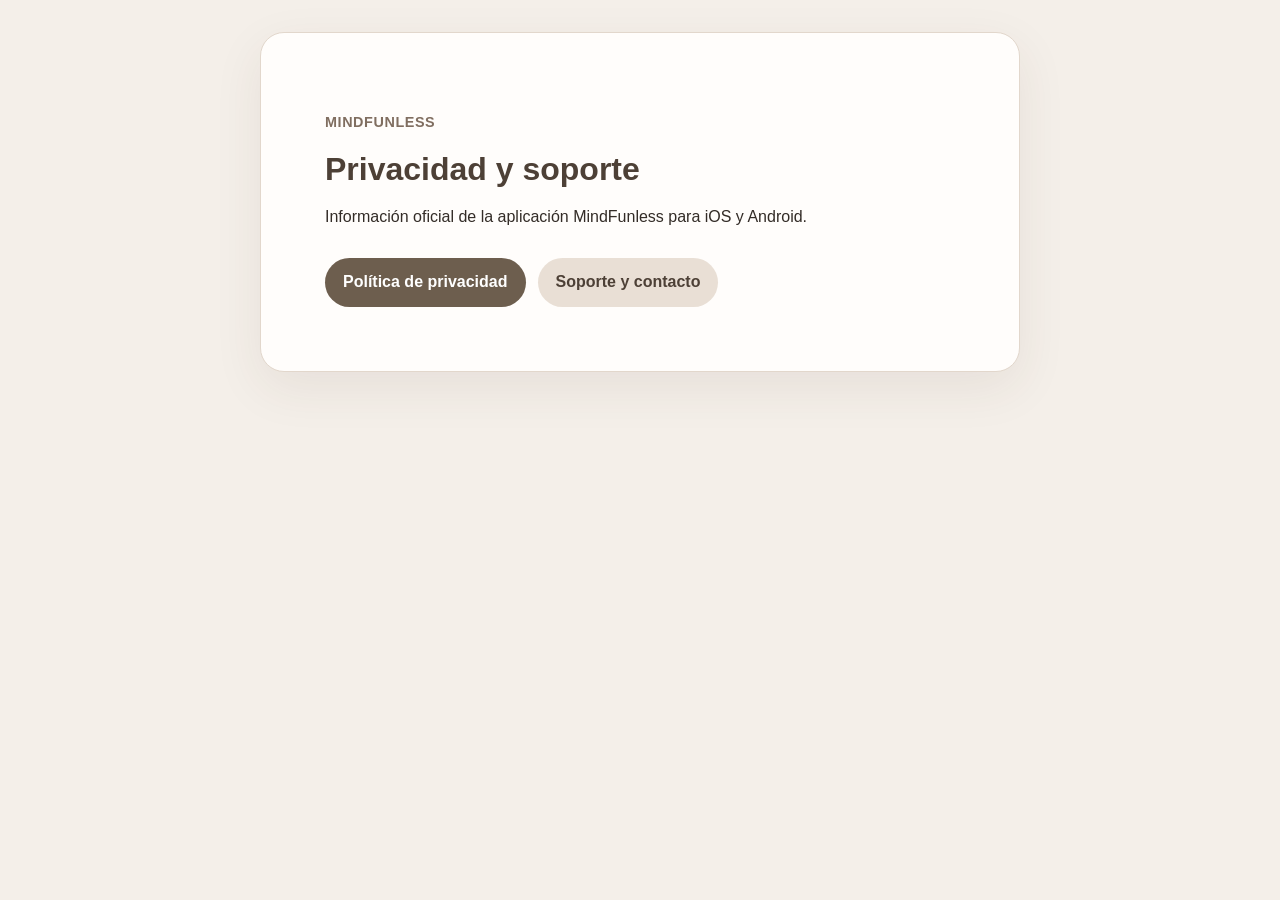
<file: index.html>
<!doctype html>
<html lang="es">
<head>
  <meta charset="utf-8">
  <meta name="viewport" content="width=device-width, initial-scale=1">
  <meta name="robots" content="index,follow">
  <title>MindFunless — Privacidad y soporte</title>
  <link rel="stylesheet" href="styles.css">
</head>
<body>
  <main class="card">
    <p class="eyebrow">MindFunless</p>
    <h1>Privacidad y soporte</h1>
    <p>Información oficial de la aplicación MindFunless para iOS y Android.</p>
    <nav>
      <a class="button" href="privacy.html">Política de privacidad</a>
      <a class="button secondary" href="support.html">Soporte y contacto</a>
    </nav>
  </main>
</body>
</html>
</file>
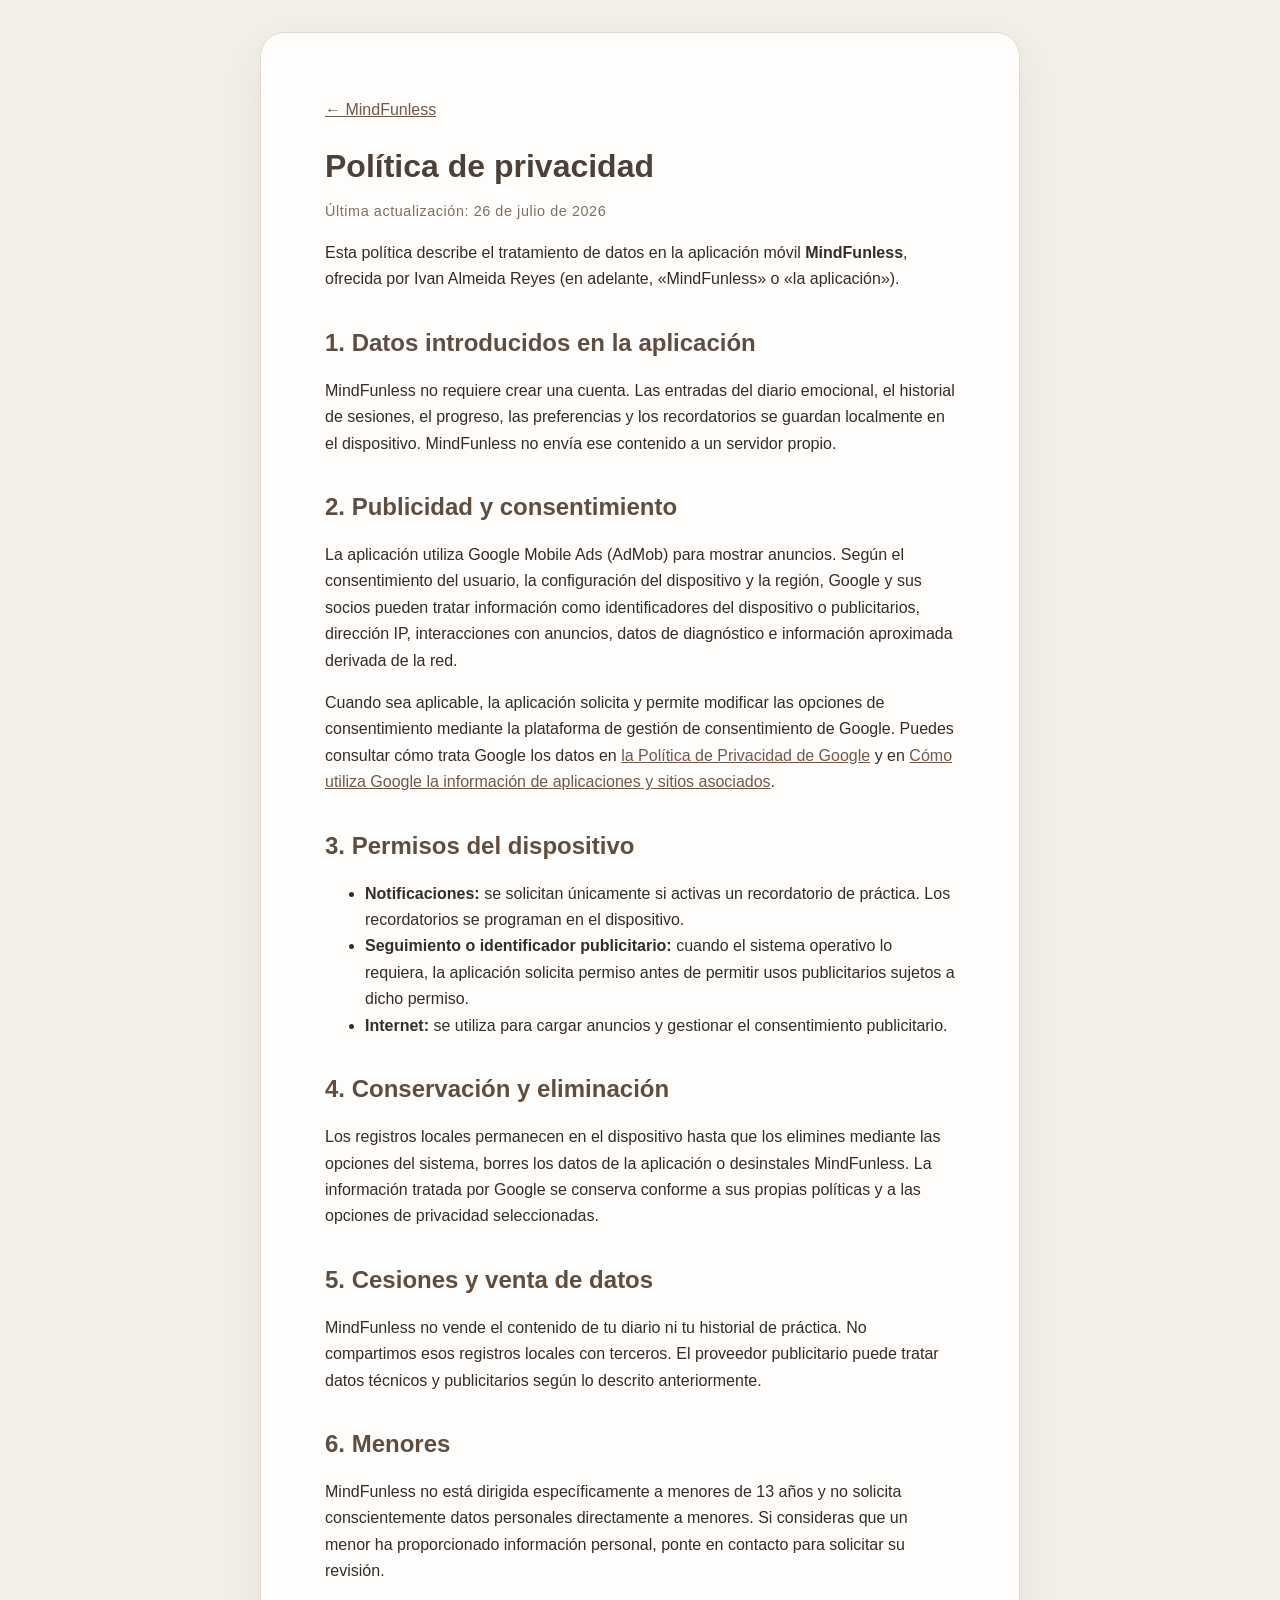
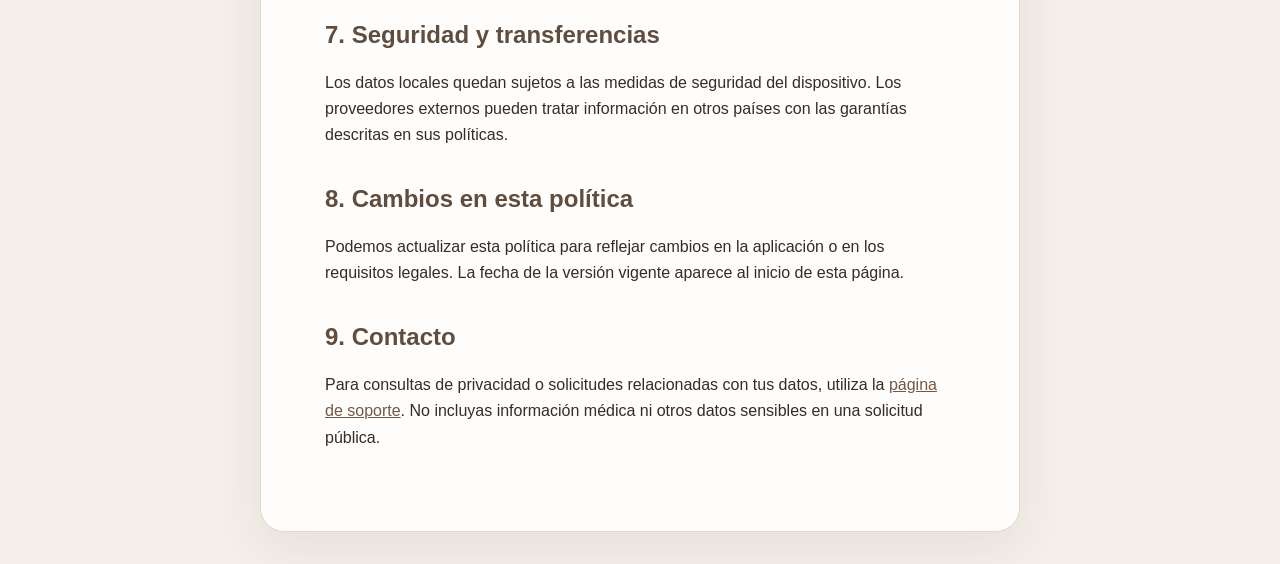
<file: privacy.html>
<!doctype html>
<html lang="es">
<head>
  <meta charset="utf-8">
  <meta name="viewport" content="width=device-width, initial-scale=1">
  <meta name="robots" content="index,follow">
  <meta name="description" content="Política de privacidad oficial de MindFunless.">
  <title>Política de privacidad — MindFunless</title>
  <link rel="stylesheet" href="styles.css">
</head>
<body>
  <main class="card legal">
    <a class="back" href="index.html">← MindFunless</a>
    <h1>Política de privacidad</h1>
    <p class="updated">Última actualización: 26 de julio de 2026</p>

    <p>Esta política describe el tratamiento de datos en la aplicación móvil <strong>MindFunless</strong>, ofrecida por Ivan Almeida Reyes (en adelante, «MindFunless» o «la aplicación»).</p>

    <h2>1. Datos introducidos en la aplicación</h2>
    <p>MindFunless no requiere crear una cuenta. Las entradas del diario emocional, el historial de sesiones, el progreso, las preferencias y los recordatorios se guardan localmente en el dispositivo. MindFunless no envía ese contenido a un servidor propio.</p>

    <h2>2. Publicidad y consentimiento</h2>
    <p>La aplicación utiliza Google Mobile Ads (AdMob) para mostrar anuncios. Según el consentimiento del usuario, la configuración del dispositivo y la región, Google y sus socios pueden tratar información como identificadores del dispositivo o publicitarios, dirección IP, interacciones con anuncios, datos de diagnóstico e información aproximada derivada de la red.</p>
    <p>Cuando sea aplicable, la aplicación solicita y permite modificar las opciones de consentimiento mediante la plataforma de gestión de consentimiento de Google. Puedes consultar cómo trata Google los datos en <a href="https://policies.google.com/privacy" rel="noopener noreferrer">la Política de Privacidad de Google</a> y en <a href="https://policies.google.com/technologies/partner-sites" rel="noopener noreferrer">Cómo utiliza Google la información de aplicaciones y sitios asociados</a>.</p>

    <h2>3. Permisos del dispositivo</h2>
    <ul>
      <li><strong>Notificaciones:</strong> se solicitan únicamente si activas un recordatorio de práctica. Los recordatorios se programan en el dispositivo.</li>
      <li><strong>Seguimiento o identificador publicitario:</strong> cuando el sistema operativo lo requiera, la aplicación solicita permiso antes de permitir usos publicitarios sujetos a dicho permiso.</li>
      <li><strong>Internet:</strong> se utiliza para cargar anuncios y gestionar el consentimiento publicitario.</li>
    </ul>

    <h2>4. Conservación y eliminación</h2>
    <p>Los registros locales permanecen en el dispositivo hasta que los elimines mediante las opciones del sistema, borres los datos de la aplicación o desinstales MindFunless. La información tratada por Google se conserva conforme a sus propias políticas y a las opciones de privacidad seleccionadas.</p>

    <h2>5. Cesiones y venta de datos</h2>
    <p>MindFunless no vende el contenido de tu diario ni tu historial de práctica. No compartimos esos registros locales con terceros. El proveedor publicitario puede tratar datos técnicos y publicitarios según lo descrito anteriormente.</p>

    <h2>6. Menores</h2>
    <p>MindFunless no está dirigida específicamente a menores de 13 años y no solicita conscientemente datos personales directamente a menores. Si consideras que un menor ha proporcionado información personal, ponte en contacto para solicitar su revisión.</p>

    <h2>7. Seguridad y transferencias</h2>
    <p>Los datos locales quedan sujetos a las medidas de seguridad del dispositivo. Los proveedores externos pueden tratar información en otros países con las garantías descritas en sus políticas.</p>

    <h2>8. Cambios en esta política</h2>
    <p>Podemos actualizar esta política para reflejar cambios en la aplicación o en los requisitos legales. La fecha de la versión vigente aparece al inicio de esta página.</p>

    <h2>9. Contacto</h2>
    <p>Para consultas de privacidad o solicitudes relacionadas con tus datos, utiliza la <a href="support.html">página de soporte</a>. No incluyas información médica ni otros datos sensibles en una solicitud pública.</p>
  </main>
</body>
</html>
</file>
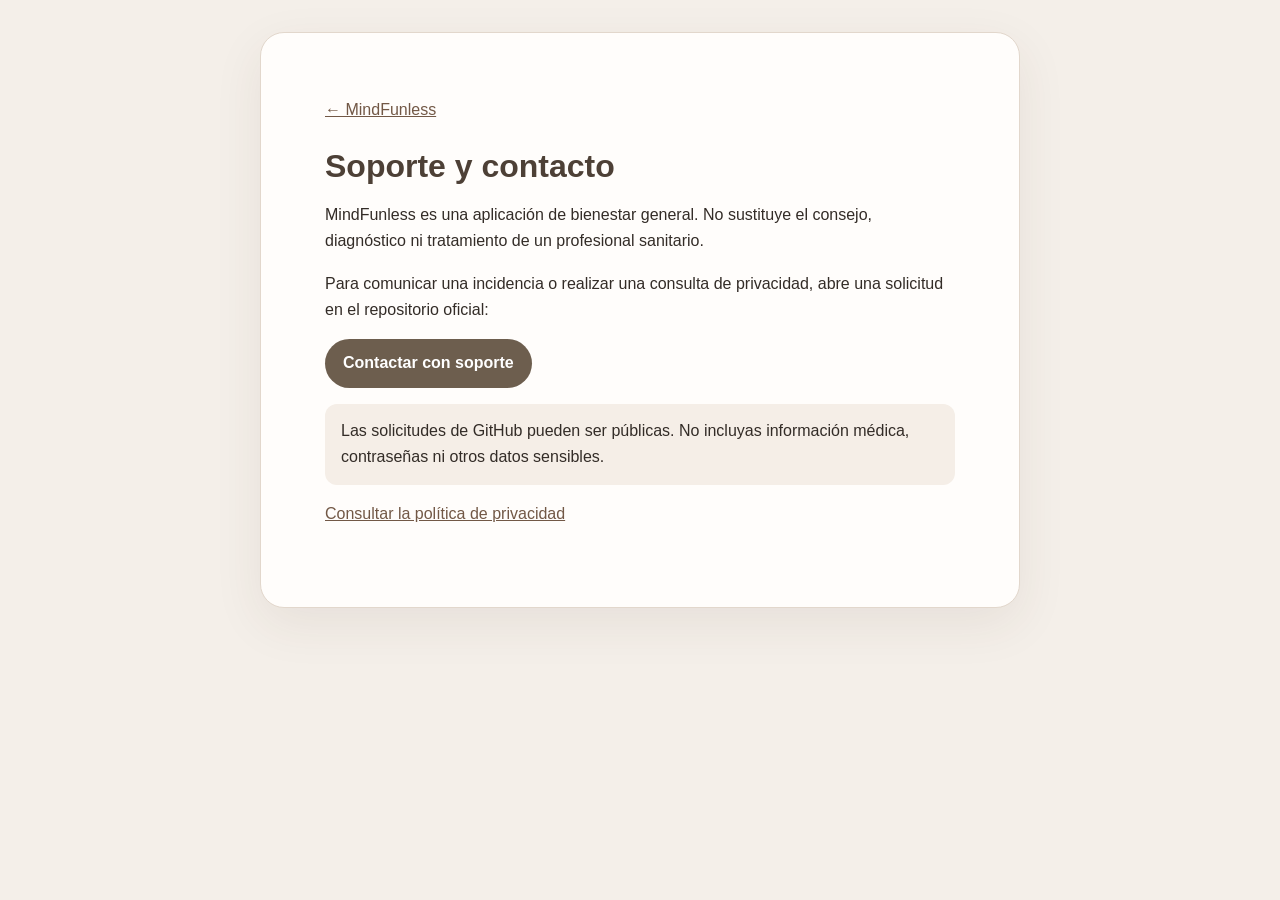
<file: support.html>
<!doctype html>
<html lang="es">
<head>
  <meta charset="utf-8">
  <meta name="viewport" content="width=device-width, initial-scale=1">
  <meta name="robots" content="index,follow">
  <title>Soporte — MindFunless</title>
  <link rel="stylesheet" href="styles.css">
</head>
<body>
  <main class="card legal">
    <a class="back" href="index.html">← MindFunless</a>
    <h1>Soporte y contacto</h1>
    <p>MindFunless es una aplicación de bienestar general. No sustituye el consejo, diagnóstico ni tratamiento de un profesional sanitario.</p>
    <p>Para comunicar una incidencia o realizar una consulta de privacidad, abre una solicitud en el repositorio oficial:</p>
    <p><a class="button" href="https://github.com/IvanAlmeidaReyes13/mindfulness-sites/issues/new" rel="noopener noreferrer">Contactar con soporte</a></p>
    <p class="notice">Las solicitudes de GitHub pueden ser públicas. No incluyas información médica, contraseñas ni otros datos sensibles.</p>
    <p><a href="privacy.html">Consultar la política de privacidad</a></p>
  </main>
</body>
</html>
</file>
<file: styles.css>
:root {
  color-scheme: light;
  font-family: -apple-system, BlinkMacSystemFont, "Segoe UI", sans-serif;
  color: #332c27;
  background: #f4efe9;
}

* { box-sizing: border-box; }

body {
  margin: 0;
  min-height: 100vh;
  padding: 32px 16px;
  line-height: 1.65;
}

.card {
  width: min(760px, 100%);
  margin: 0 auto;
  padding: clamp(28px, 6vw, 64px);
  background: #fffdfb;
  border: 1px solid #e2d7cc;
  border-radius: 24px;
  box-shadow: 0 16px 50px rgba(74, 57, 43, .08);
}

h1 { margin: 0 0 12px; line-height: 1.2; color: #4d4036; }
h2 { margin-top: 34px; line-height: 1.3; color: #5f4d40; }
a { color: #725846; }
nav { display: flex; flex-wrap: wrap; gap: 12px; margin-top: 28px; }

.eyebrow, .updated {
  color: #806e60;
  font-size: .9rem;
  letter-spacing: .04em;
}

.eyebrow { text-transform: uppercase; font-weight: 700; }
.back { display: inline-block; margin-bottom: 24px; }

.button {
  display: inline-block;
  padding: 11px 18px;
  border-radius: 999px;
  background: #6d5e4e;
  color: white;
  text-decoration: none;
  font-weight: 650;
}

.button.secondary { background: #e9dfd5; color: #4d4036; }
.notice { padding: 14px 16px; background: #f5eee7; border-radius: 12px; }

@media (max-width: 520px) {
  body { padding: 0; }
  .card { min-height: 100vh; border: 0; border-radius: 0; }
}
</file>
